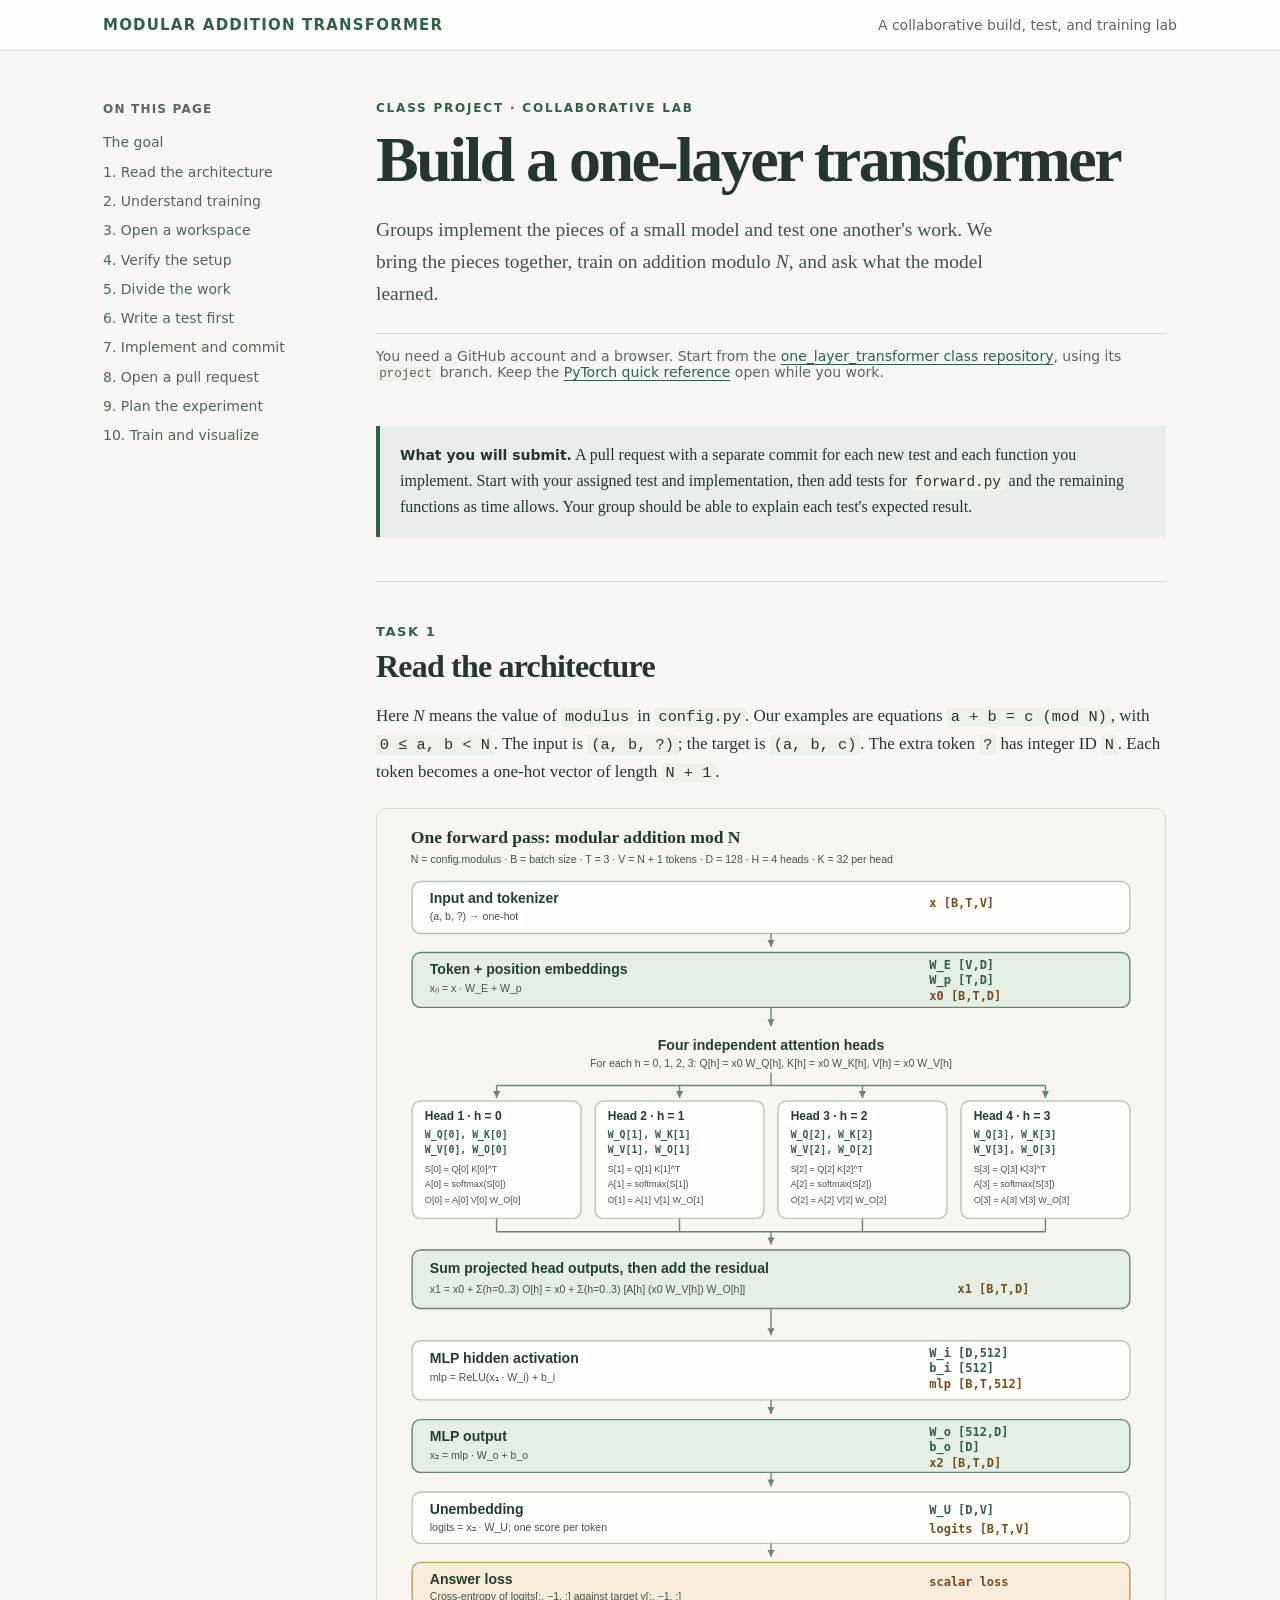
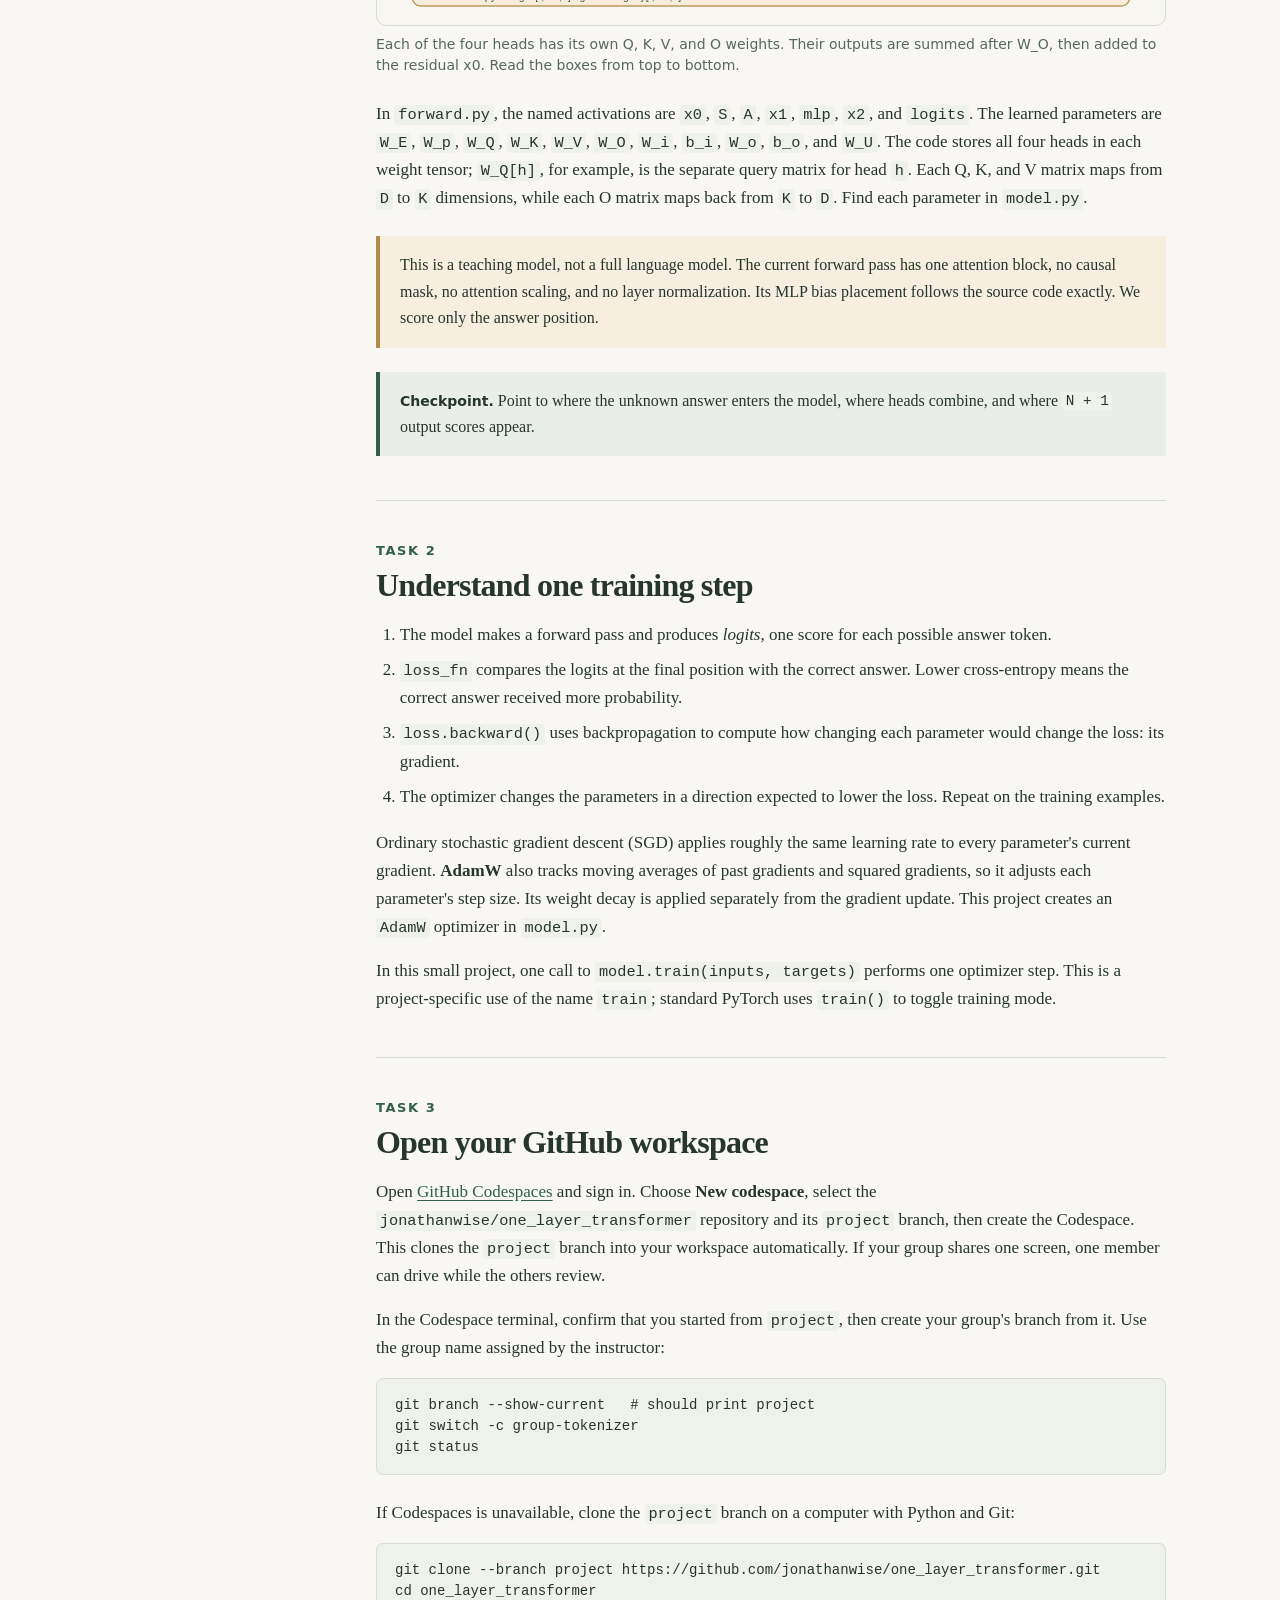
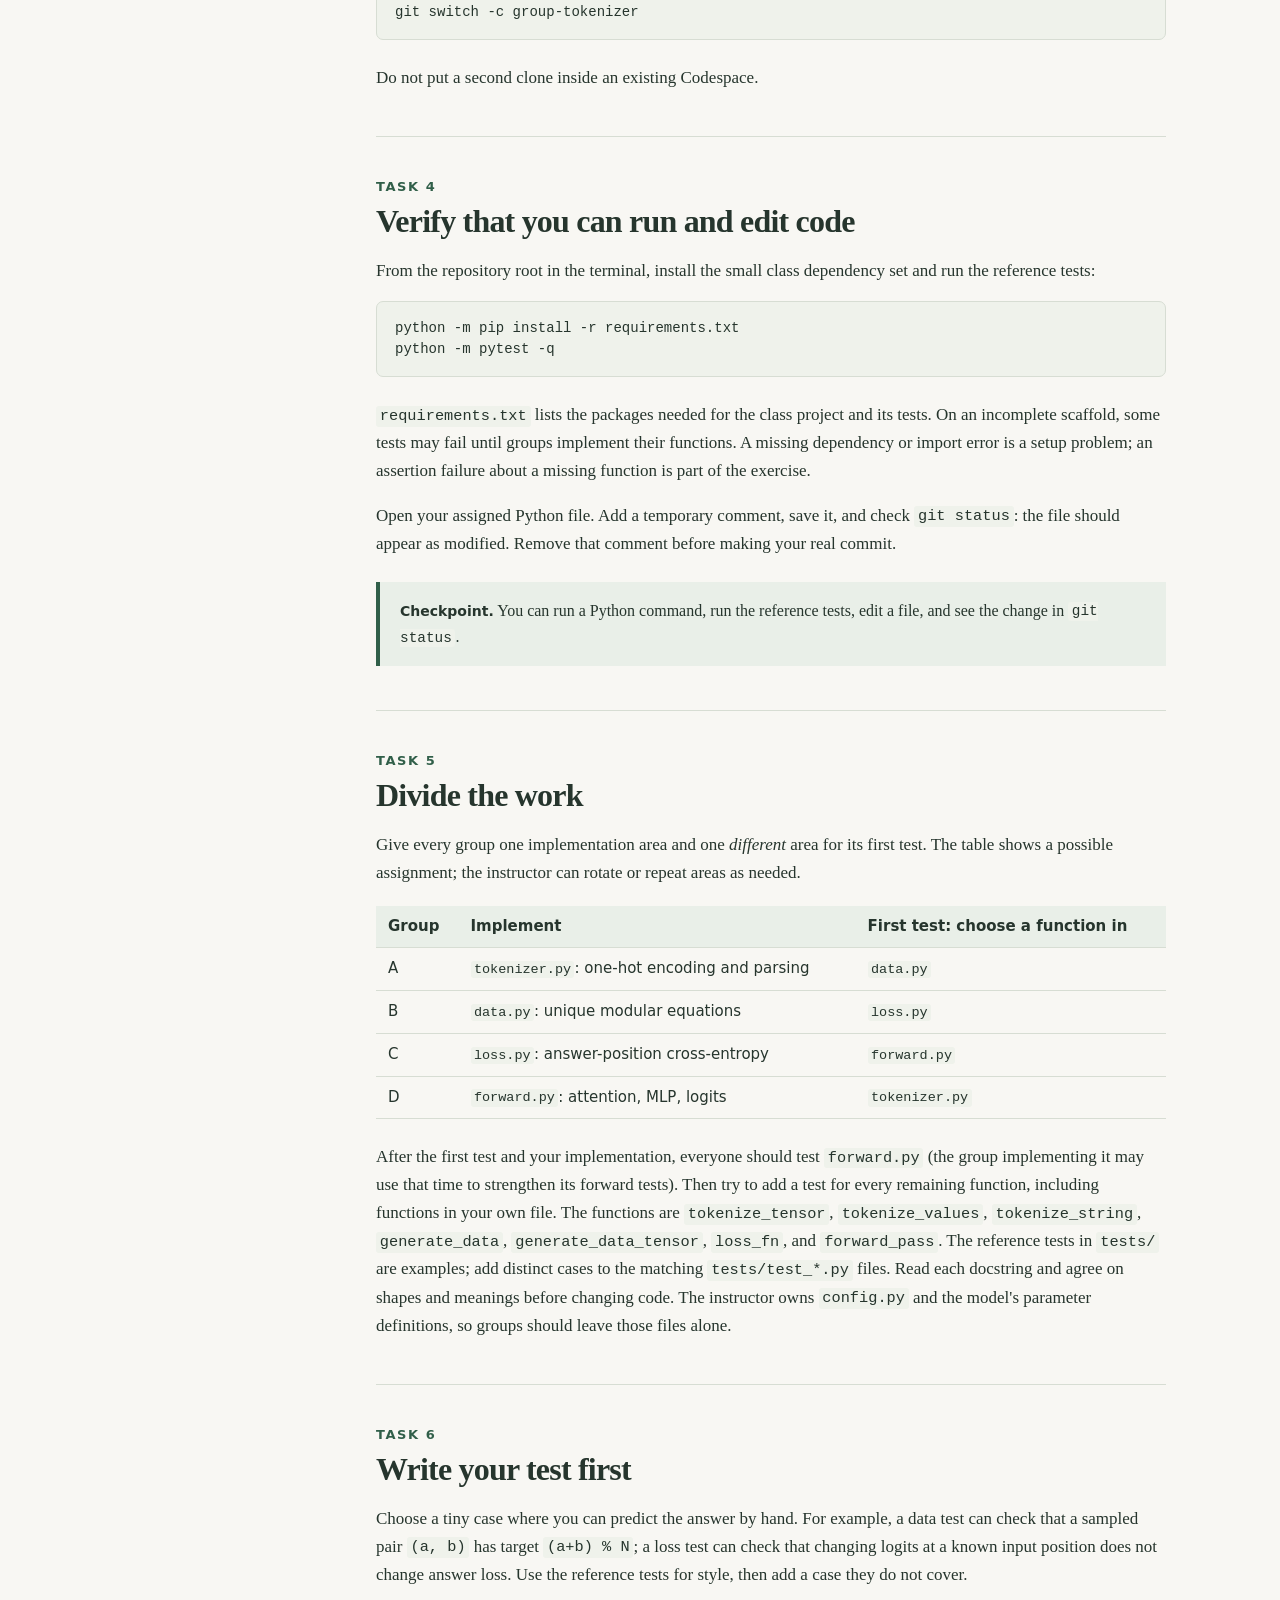
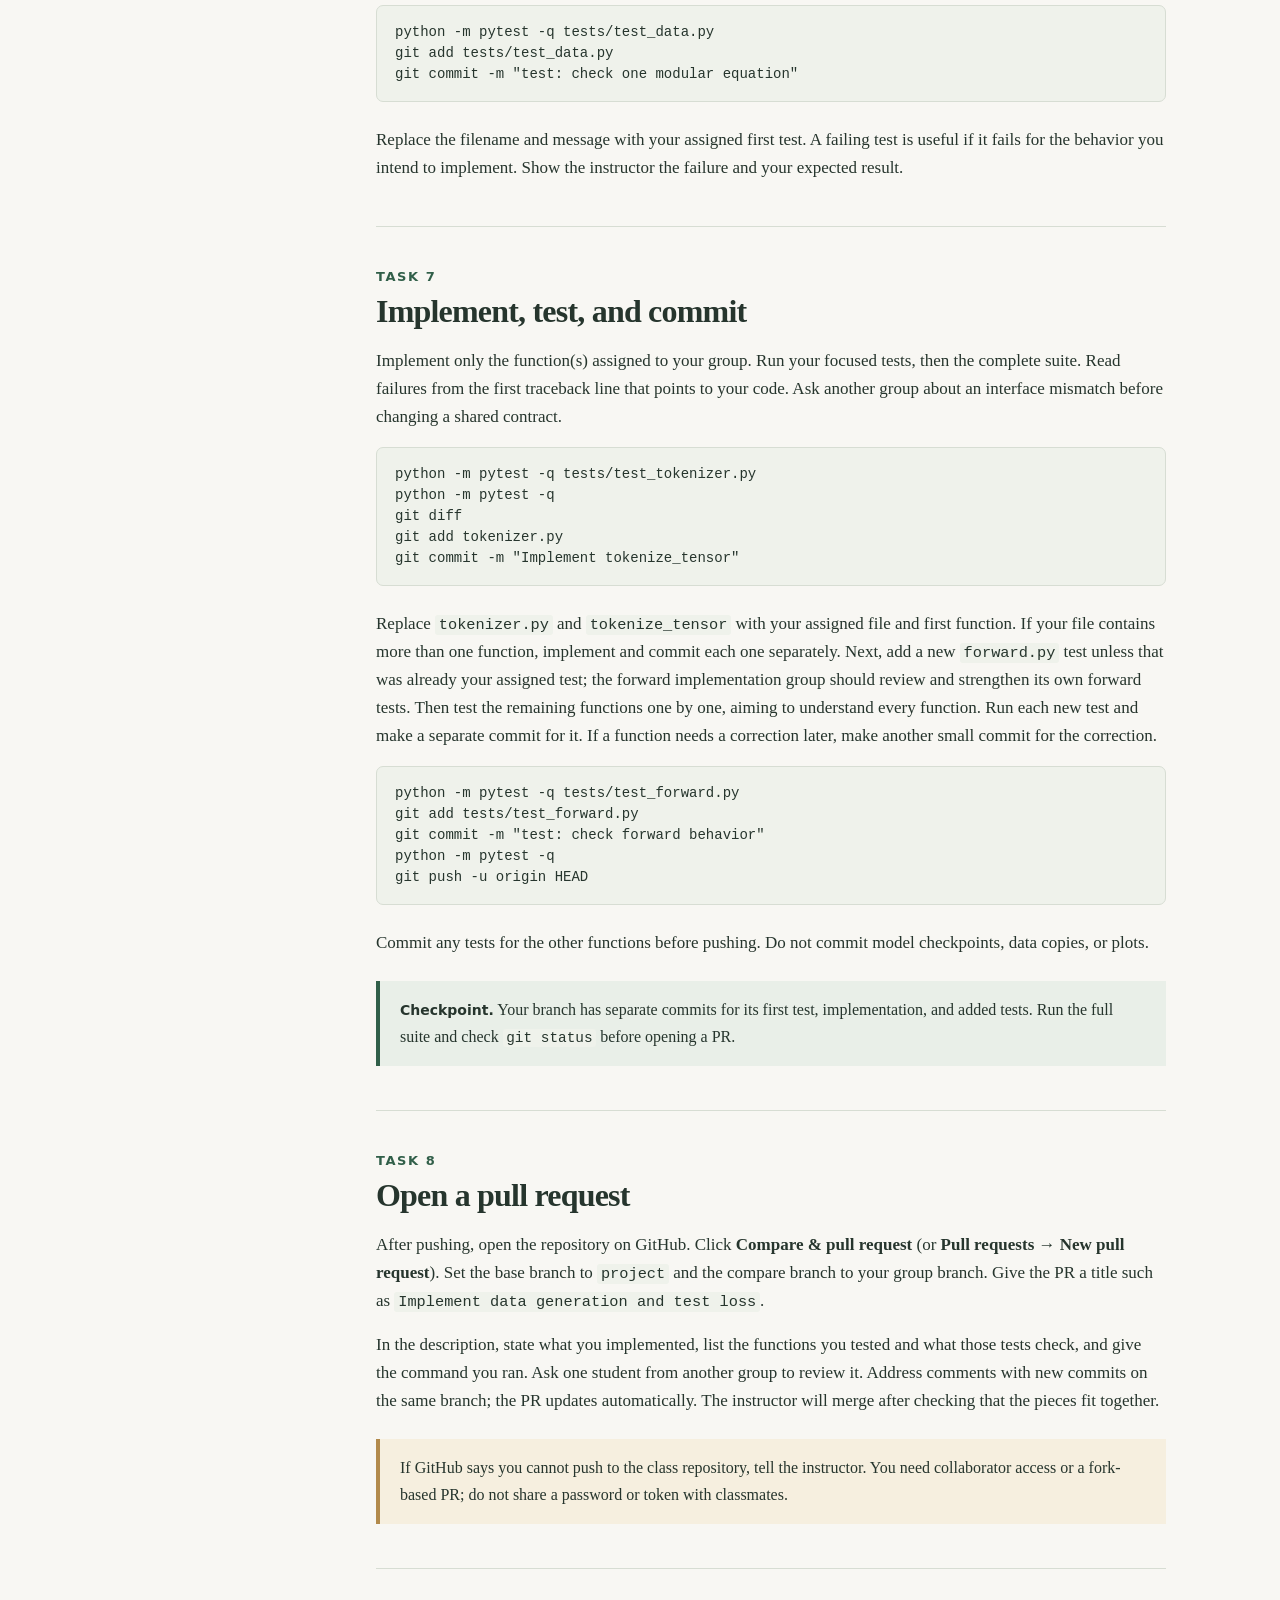
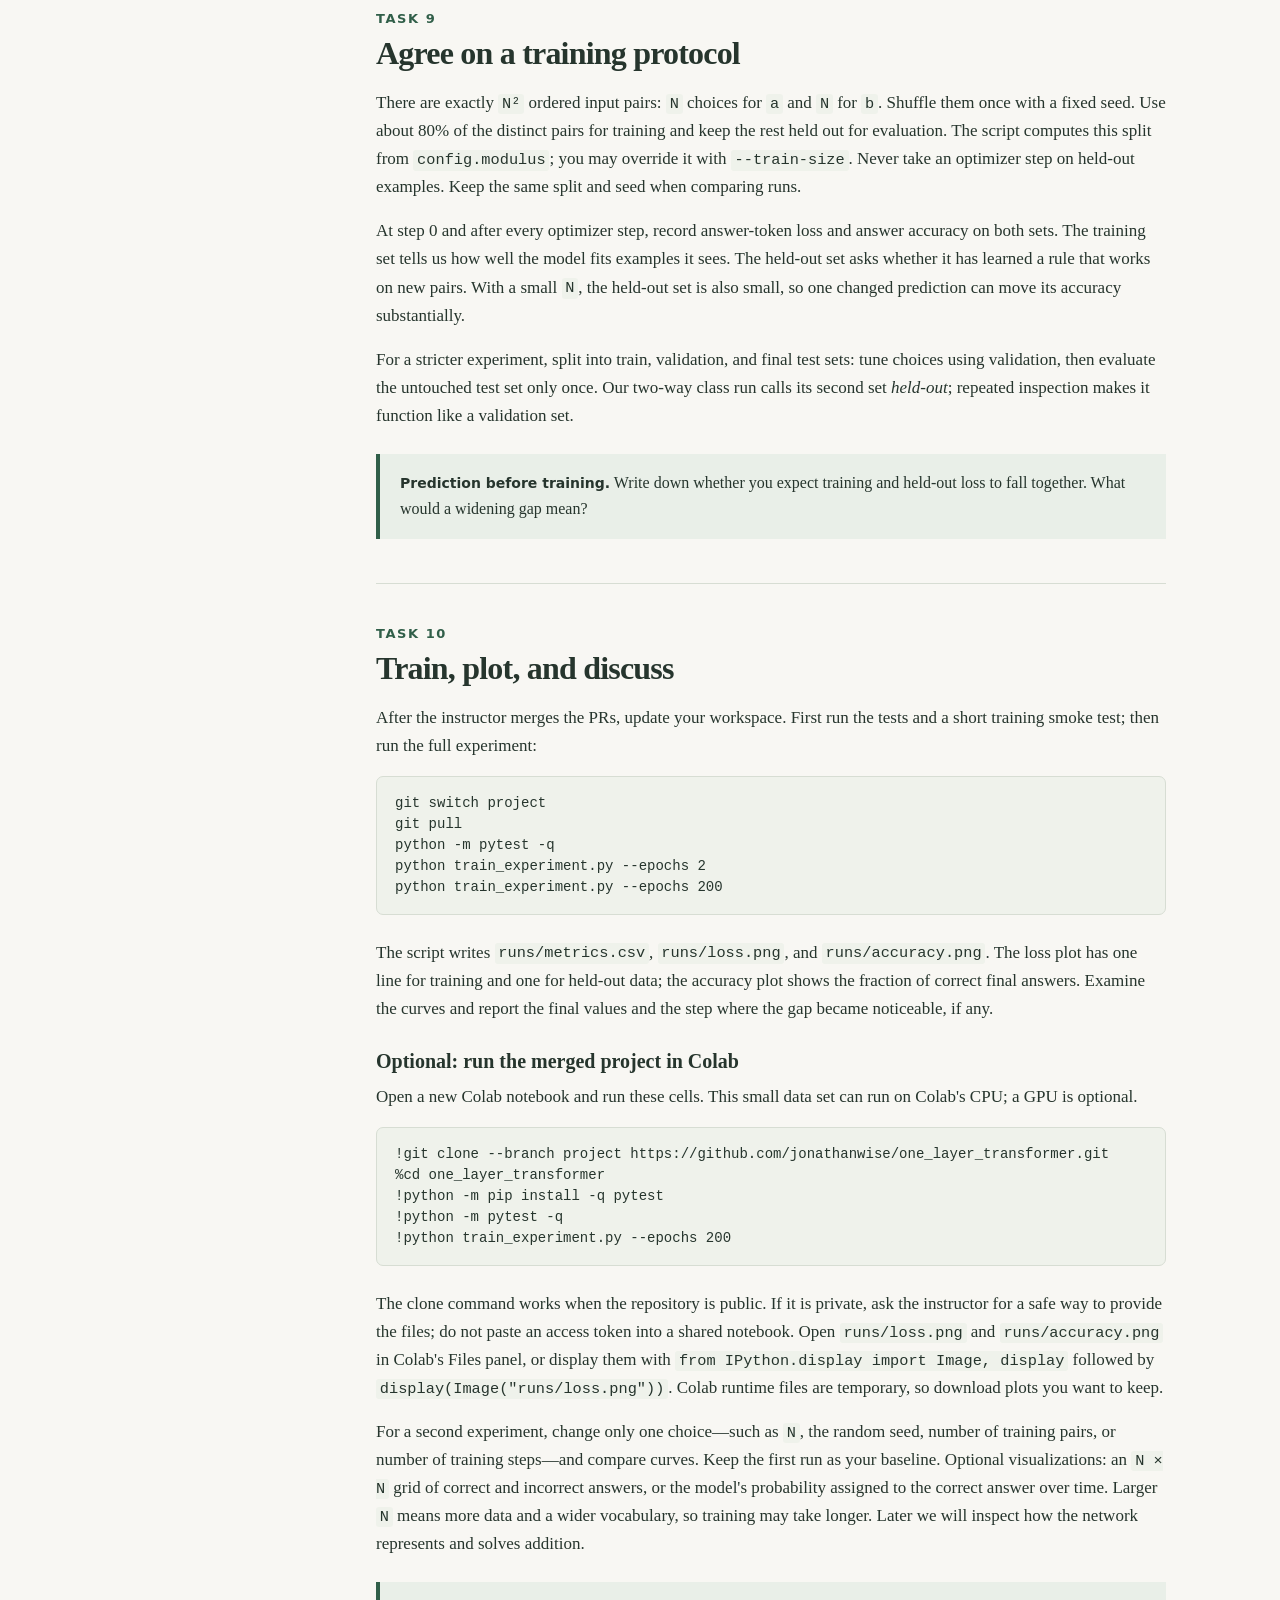
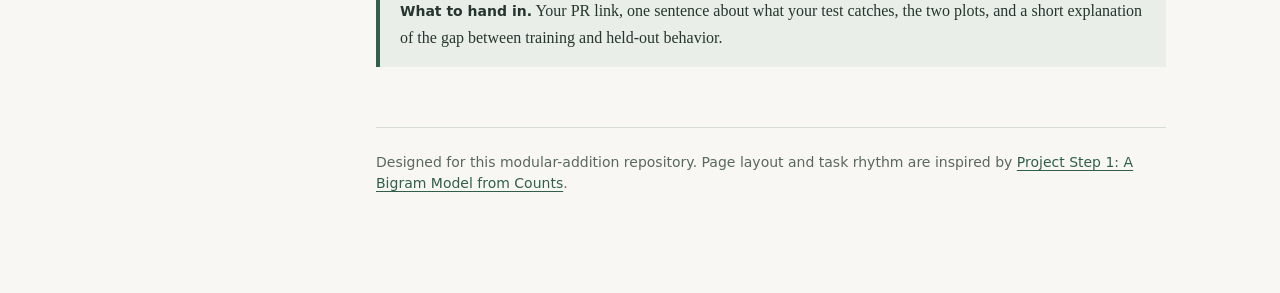
<file: site/index.html>
<!doctype html>
<html lang="en">
<head>
  <meta charset="utf-8">
  <meta name="viewport" content="width=device-width, initial-scale=1">
  <meta name="description" content="Class project: assemble and train a small transformer for modular addition.">
  <title>Build a one-layer transformer · Class project</title>
  <link rel="stylesheet" href="style.css">
</head>
<body>
  <header class="site-header"><div class="site-header-inner"><a class="brand" href="#top">Modular Addition Transformer</a><span class="header-note">A collaborative build, test, and training lab</span></div></header>
  <div class="layout" id="top">
    <nav class="toc" aria-label="On this page"><strong>On this page</strong><ol>
      <li><a href="#goal">The goal</a></li><li><a href="#architecture">1. Read the architecture</a></li>
      <li><a href="#training-idea">2. Understand training</a></li><li><a href="#workspace">3. Open a workspace</a></li>
      <li><a href="#verify">4. Verify the setup</a></li><li><a href="#groups">5. Divide the work</a></li>
      <li><a href="#tests-first">6. Write a test first</a></li><li><a href="#implement">7. Implement and commit</a></li>
      <li><a href="#pr">8. Open a pull request</a></li><li><a href="#protocol">9. Plan the experiment</a></li>
      <li><a href="#run">10. Train and visualize</a></li>
    </ol></nav>
    <main>
      <div class="hero" id="goal">
        <p class="eyebrow">Class project · Collaborative lab</p>
        <h1>Build a one-layer transformer</h1>
        <p class="lead">Groups implement the pieces of a small model and test one another's work. We bring the pieces together, train on addition modulo <em>N</em>, and ask what the model learned.</p>
        <p class="meta">You need a GitHub account and a browser. Start from the <a href="https://github.com/jonathanwise/one_layer_transformer">one_layer_transformer class repository</a>, using its <code>project</code> branch. Keep the <a href="torch-reference.html">PyTorch quick reference</a> open while you work.</p>
        <div class="checkpoint"><strong>What you will submit.</strong> A pull request with a separate commit for each new test and each function you implement. Start with your assigned test and implementation, then add tests for <code>forward.py</code> and the remaining functions as time allows. Your group should be able to explain each test's expected result.</div>
      </div>

      <section class="task" id="architecture"><p class="task-number">Task 1</p><h2>Read the architecture</h2>
        <p>Here <em>N</em> means the value of <code>modulus</code> in <code>config.py</code>. Our examples are equations <code>a + b = c (mod N)</code>, with <code>0 ≤ a, b &lt; N</code>. The input is <code>(a, b, ?)</code>; the target is <code>(a, b, c)</code>. The extra token <code>?</code> has integer ID <code>N</code>. Each token becomes a one-hot vector of length <code>N + 1</code>.</p>
        <figure class="figure"><img src="architecture.svg" alt="Architecture diagram: one-hot input x and embeddings x0 feed four independent attention heads. Each head h has separate W_Q[h], W_K[h], W_V[h], and W_O[h], and produces O_h. Sum the four O_h outputs and add x0 to make x1. The MLP produces x2, W_U produces logits, and the last-token loss compares logits with y."><figcaption>Each of the four heads has its own Q, K, V, and O weights. Their outputs are summed after W_O, then added to the residual x0. Read the boxes from top to bottom.</figcaption></figure>
        <p>In <code>forward.py</code>, the named activations are <code>x0</code>, <code>S</code>, <code>A</code>, <code>x1</code>, <code>mlp</code>, <code>x2</code>, and <code>logits</code>. The learned parameters are <code>W_E</code>, <code>W_p</code>, <code>W_Q</code>, <code>W_K</code>, <code>W_V</code>, <code>W_O</code>, <code>W_i</code>, <code>b_i</code>, <code>W_o</code>, <code>b_o</code>, and <code>W_U</code>. The code stores all four heads in each weight tensor; <code>W_Q[h]</code>, for example, is the separate query matrix for head <code>h</code>. Each Q, K, and V matrix maps from <code>D</code> to <code>K</code> dimensions, while each O matrix maps back from <code>K</code> to <code>D</code>. Find each parameter in <code>model.py</code>.</p>
        <div class="aside">This is a teaching model, not a full language model. The current forward pass has one attention block, no causal mask, no attention scaling, and no layer normalization. Its MLP bias placement follows the source code exactly. We score only the answer position.</div>
        <div class="checkpoint"><strong>Checkpoint.</strong> Point to where the unknown answer enters the model, where heads combine, and where <code>N + 1</code> output scores appear.</div>
      </section>

      <section class="task" id="training-idea"><p class="task-number">Task 2</p><h2>Understand one training step</h2>
        <ol><li>The model makes a forward pass and produces <em>logits</em>, one score for each possible answer token.</li><li><code>loss_fn</code> compares the logits at the final position with the correct answer. Lower cross-entropy means the correct answer received more probability.</li><li><code>loss.backward()</code> uses backpropagation to compute how changing each parameter would change the loss: its gradient.</li><li>The optimizer changes the parameters in a direction expected to lower the loss. Repeat on the training examples.</li></ol>
        <p>Ordinary stochastic gradient descent (SGD) applies roughly the same learning rate to every parameter's current gradient. <strong>AdamW</strong> also tracks moving averages of past gradients and squared gradients, so it adjusts each parameter's step size. Its weight decay is applied separately from the gradient update. This project creates an <code>AdamW</code> optimizer in <code>model.py</code>.</p>
        <p>In this small project, one call to <code>model.train(inputs, targets)</code> performs one optimizer step. This is a project-specific use of the name <code>train</code>; standard PyTorch uses <code>train()</code> to toggle training mode.</p>
      </section>

      <section class="task" id="workspace"><p class="task-number">Task 3</p><h2>Open your GitHub workspace</h2>
        <p>Open <a href="https://github.com/codespaces">GitHub Codespaces</a> and sign in. Choose <strong>New codespace</strong>, select the <code>jonathanwise/one_layer_transformer</code> repository and its <code>project</code> branch, then create the Codespace. This clones the <code>project</code> branch into your workspace automatically. If your group shares one screen, one member can drive while the others review.</p>
        <p>In the Codespace terminal, confirm that you started from <code>project</code>, then create your group's branch from it. Use the group name assigned by the instructor:</p>
        <pre><code>git branch --show-current   # should print project
git switch -c group-tokenizer
git status</code></pre>
        <p>If Codespaces is unavailable, clone the <code>project</code> branch on a computer with Python and Git:</p>
        <pre><code>git clone --branch project https://github.com/jonathanwise/one_layer_transformer.git
cd one_layer_transformer
git switch -c group-tokenizer</code></pre>
        <p>Do not put a second clone inside an existing Codespace.</p>
      </section>

      <section class="task" id="verify"><p class="task-number">Task 4</p><h2>Verify that you can run and edit code</h2>
        <p>From the repository root in the terminal, install the small class dependency set and run the reference tests:</p>
        <pre><code>python -m pip install -r requirements.txt
python -m pytest -q</code></pre>
        <p><code>requirements.txt</code> lists the packages needed for the class project and its tests. On an incomplete scaffold, some tests may fail until groups implement their functions. A missing dependency or import error is a setup problem; an assertion failure about a missing function is part of the exercise.</p>
        <p>Open your assigned Python file. Add a temporary comment, save it, and check <code>git status</code>: the file should appear as modified. Remove that comment before making your real commit.</p>
        <div class="checkpoint"><strong>Checkpoint.</strong> You can run a Python command, run the reference tests, edit a file, and see the change in <code>git status</code>.</div>
      </section>

      <section class="task" id="groups"><p class="task-number">Task 5</p><h2>Divide the work</h2>
        <p>Give every group one implementation area and one <em>different</em> area for its first test. The table shows a possible assignment; the instructor can rotate or repeat areas as needed.</p>
        <table><thead><tr><th>Group</th><th>Implement</th><th>First test: choose a function in</th></tr></thead><tbody>
          <tr><td>A</td><td><code>tokenizer.py</code>: one-hot encoding and parsing</td><td><code>data.py</code></td></tr>
          <tr><td>B</td><td><code>data.py</code>: unique modular equations</td><td><code>loss.py</code></td></tr>
          <tr><td>C</td><td><code>loss.py</code>: answer-position cross-entropy</td><td><code>forward.py</code></td></tr>
          <tr><td>D</td><td><code>forward.py</code>: attention, MLP, logits</td><td><code>tokenizer.py</code></td></tr>
        </tbody></table>
        <p>After the first test and your implementation, everyone should test <code>forward.py</code> (the group implementing it may use that time to strengthen its forward tests). Then try to add a test for every remaining function, including functions in your own file. The functions are <code>tokenize_tensor</code>, <code>tokenize_values</code>, <code>tokenize_string</code>, <code>generate_data</code>, <code>generate_data_tensor</code>, <code>loss_fn</code>, and <code>forward_pass</code>. The reference tests in <code>tests/</code> are examples; add distinct cases to the matching <code>tests/test_*.py</code> files. Read each docstring and agree on shapes and meanings before changing code. The instructor owns <code>config.py</code> and the model's parameter definitions, so groups should leave those files alone.</p>
      </section>

      <section class="task" id="tests-first"><p class="task-number">Task 6</p><h2>Write your test first</h2>
        <p>Choose a tiny case where you can predict the answer by hand. For example, a data test can check that a sampled pair <code>(a, b)</code> has target <code>(a+b) % N</code>; a loss test can check that changing logits at a known input position does not change answer loss. Use the reference tests for style, then add a case they do not cover.</p>
        <pre><code>python -m pytest -q tests/test_data.py
git add tests/test_data.py
git commit -m "test: check one modular equation"</code></pre>
        <p>Replace the filename and message with your assigned first test. A failing test is useful if it fails for the behavior you intend to implement. Show the instructor the failure and your expected result.</p>
      </section>

      <section class="task" id="implement"><p class="task-number">Task 7</p><h2>Implement, test, and commit</h2>
        <p>Implement only the function(s) assigned to your group. Run your focused tests, then the complete suite. Read failures from the first traceback line that points to your code. Ask another group about an interface mismatch before changing a shared contract.</p>
        <pre><code>python -m pytest -q tests/test_tokenizer.py
python -m pytest -q
git diff
git add tokenizer.py
git commit -m "Implement tokenize_tensor"</code></pre>
        <p>Replace <code>tokenizer.py</code> and <code>tokenize_tensor</code> with your assigned file and first function. If your file contains more than one function, implement and commit each one separately. Next, add a new <code>forward.py</code> test unless that was already your assigned test; the forward implementation group should review and strengthen its own forward tests. Then test the remaining functions one by one, aiming to understand every function. Run each new test and make a separate commit for it. If a function needs a correction later, make another small commit for the correction.</p>
        <pre><code>python -m pytest -q tests/test_forward.py
git add tests/test_forward.py
git commit -m "test: check forward behavior"
python -m pytest -q
git push -u origin HEAD</code></pre>
        <p>Commit any tests for the other functions before pushing. Do not commit model checkpoints, data copies, or plots.</p>
        <div class="checkpoint"><strong>Checkpoint.</strong> Your branch has separate commits for its first test, implementation, and added tests. Run the full suite and check <code>git status</code> before opening a PR.</div>
      </section>

      <section class="task" id="pr"><p class="task-number">Task 8</p><h2>Open a pull request</h2>
        <p>After pushing, open the repository on GitHub. Click <strong>Compare &amp; pull request</strong> (or <strong>Pull requests → New pull request</strong>). Set the base branch to <code>project</code> and the compare branch to your group branch. Give the PR a title such as <code>Implement data generation and test loss</code>.</p>
        <p>In the description, state what you implemented, list the functions you tested and what those tests check, and give the command you ran. Ask one student from another group to review it. Address comments with new commits on the same branch; the PR updates automatically. The instructor will merge after checking that the pieces fit together.</p>
        <div class="aside">If GitHub says you cannot push to the class repository, tell the instructor. You need collaborator access or a fork-based PR; do not share a password or token with classmates.</div>
      </section>

      <section class="task" id="protocol"><p class="task-number">Task 9</p><h2>Agree on a training protocol</h2>
        <p>There are exactly <code>N²</code> ordered input pairs: <code>N</code> choices for <code>a</code> and <code>N</code> for <code>b</code>. Shuffle them once with a fixed seed. Use about 80% of the distinct pairs for training and keep the rest held out for evaluation. The script computes this split from <code>config.modulus</code>; you may override it with <code>--train-size</code>. Never take an optimizer step on held-out examples. Keep the same split and seed when comparing runs.</p>
        <p>At step 0 and after every optimizer step, record answer-token loss and answer accuracy on both sets. The training set tells us how well the model fits examples it sees. The held-out set asks whether it has learned a rule that works on new pairs. With a small <code>N</code>, the held-out set is also small, so one changed prediction can move its accuracy substantially.</p>
        <p>For a stricter experiment, split into train, validation, and final test sets: tune choices using validation, then evaluate the untouched test set only once. Our two-way class run calls its second set <em>held-out</em>; repeated inspection makes it function like a validation set.</p>
        <div class="checkpoint"><strong>Prediction before training.</strong> Write down whether you expect training and held-out loss to fall together. What would a widening gap mean?</div>
      </section>

      <section class="task" id="run"><p class="task-number">Task 10</p><h2>Train, plot, and discuss</h2>
        <p>After the instructor merges the PRs, update your workspace. First run the tests and a short training smoke test; then run the full experiment:</p>
        <pre><code>git switch project
git pull
python -m pytest -q
python train_experiment.py --epochs 2
python train_experiment.py --epochs 200</code></pre>
        <p>The script writes <code>runs/metrics.csv</code>, <code>runs/loss.png</code>, and <code>runs/accuracy.png</code>. The loss plot has one line for training and one for held-out data; the accuracy plot shows the fraction of correct final answers. Examine the curves and report the final values and the step where the gap became noticeable, if any.</p>
        <h3>Optional: run the merged project in Colab</h3>
        <p>Open a new Colab notebook and run these cells. This small data set can run on Colab's CPU; a GPU is optional.</p>
        <pre><code>!git clone --branch project https://github.com/jonathanwise/one_layer_transformer.git
%cd one_layer_transformer
!python -m pip install -q pytest
!python -m pytest -q
!python train_experiment.py --epochs 200</code></pre>
        <p>The clone command works when the repository is public. If it is private, ask the instructor for a safe way to provide the files; do not paste an access token into a shared notebook. Open <code>runs/loss.png</code> and <code>runs/accuracy.png</code> in Colab's Files panel, or display them with <code>from IPython.display import Image, display</code> followed by <code>display(Image("runs/loss.png"))</code>. Colab runtime files are temporary, so download plots you want to keep.</p>
        <p>For a second experiment, change only one choice—such as <code>N</code>, the random seed, number of training pairs, or number of training steps—and compare curves. Keep the first run as your baseline. Optional visualizations: an <code>N × N</code> grid of correct and incorrect answers, or the model's probability assigned to the correct answer over time. Larger <code>N</code> means more data and a wider vocabulary, so training may take longer. Later we will inspect how the network represents and solves addition.</p>
        <div class="checkpoint"><strong>What to hand in.</strong> Your PR link, one sentence about what your test catches, the two plots, and a short explanation of the gap between training and held-out behavior.</div>
      </section>

      <footer class="footer">Designed for this modular-addition repository. Page layout and task rhythm are inspired by <a href="https://katestange.net/ai/course/llm-course/project/step-1/">Project Step 1: A Bigram Model from Counts</a>.</footer>
    </main>
  </div>
</body>
</html>
</file>
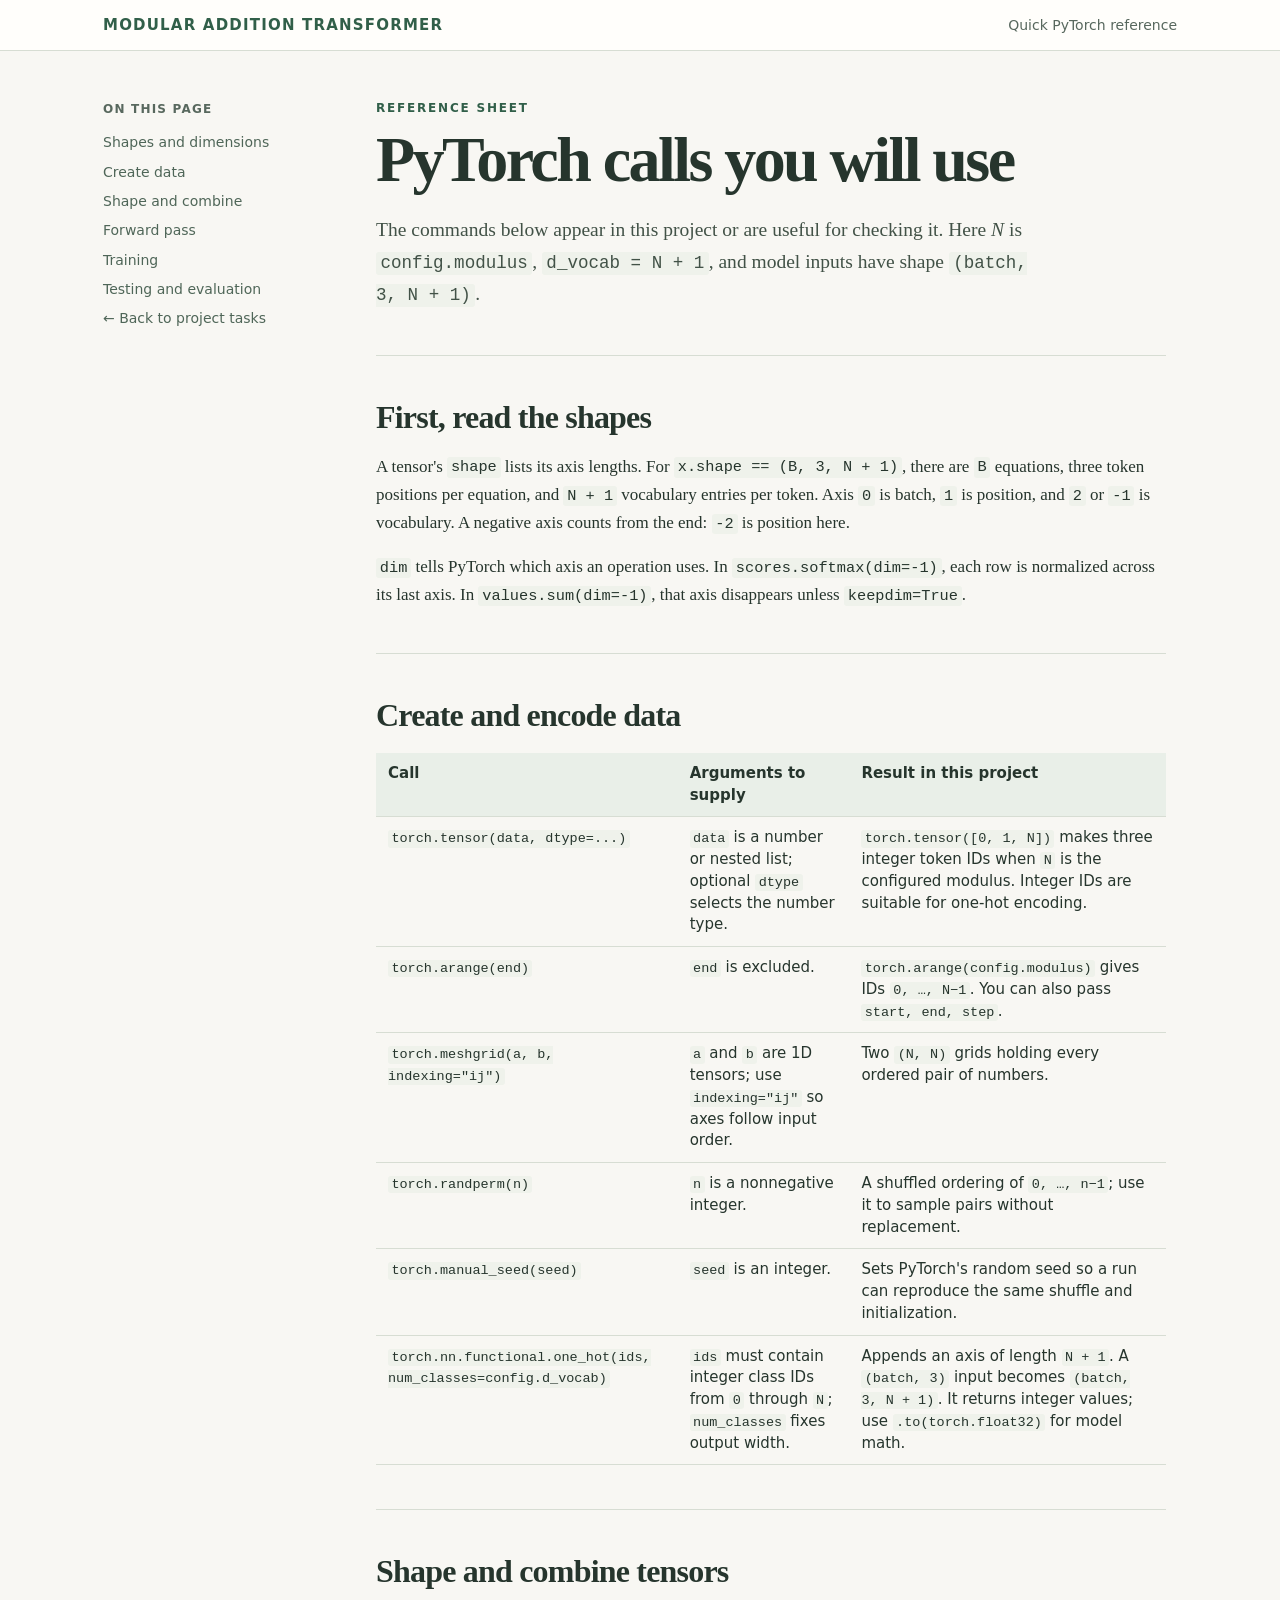
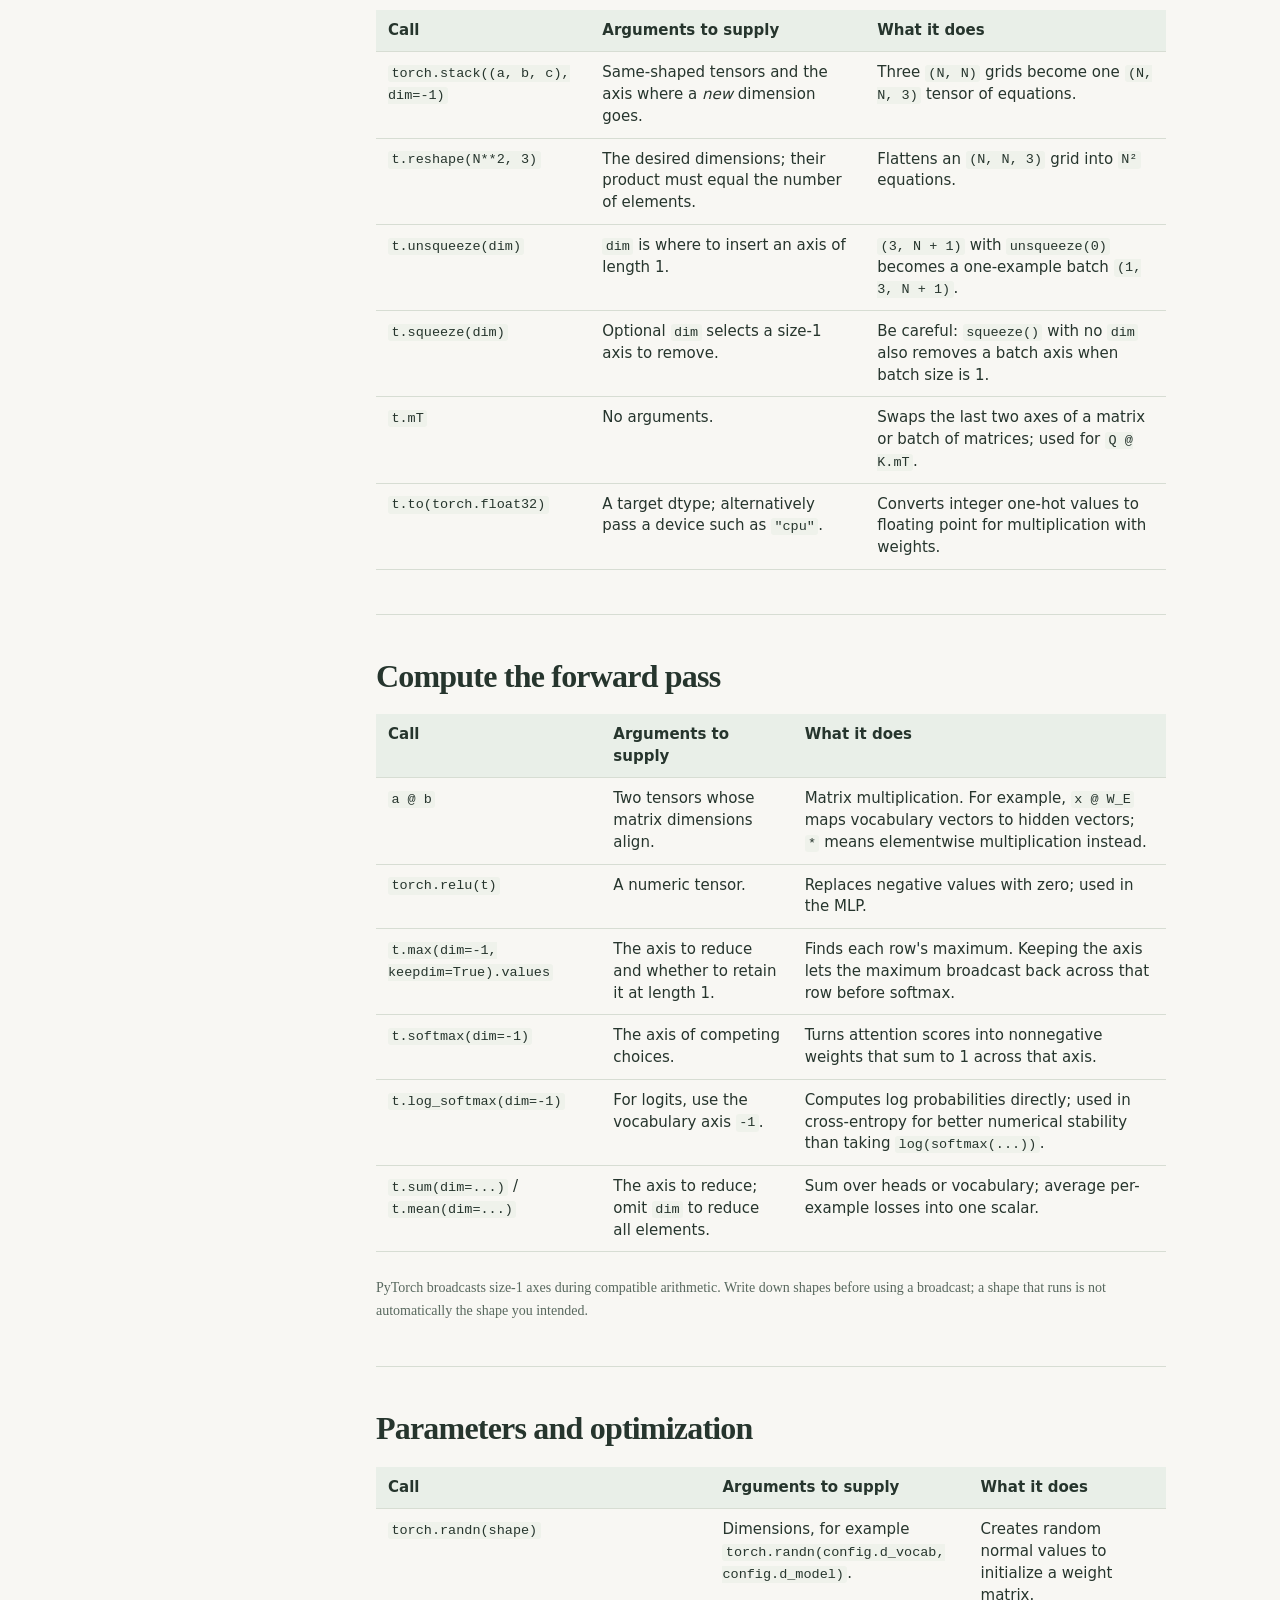
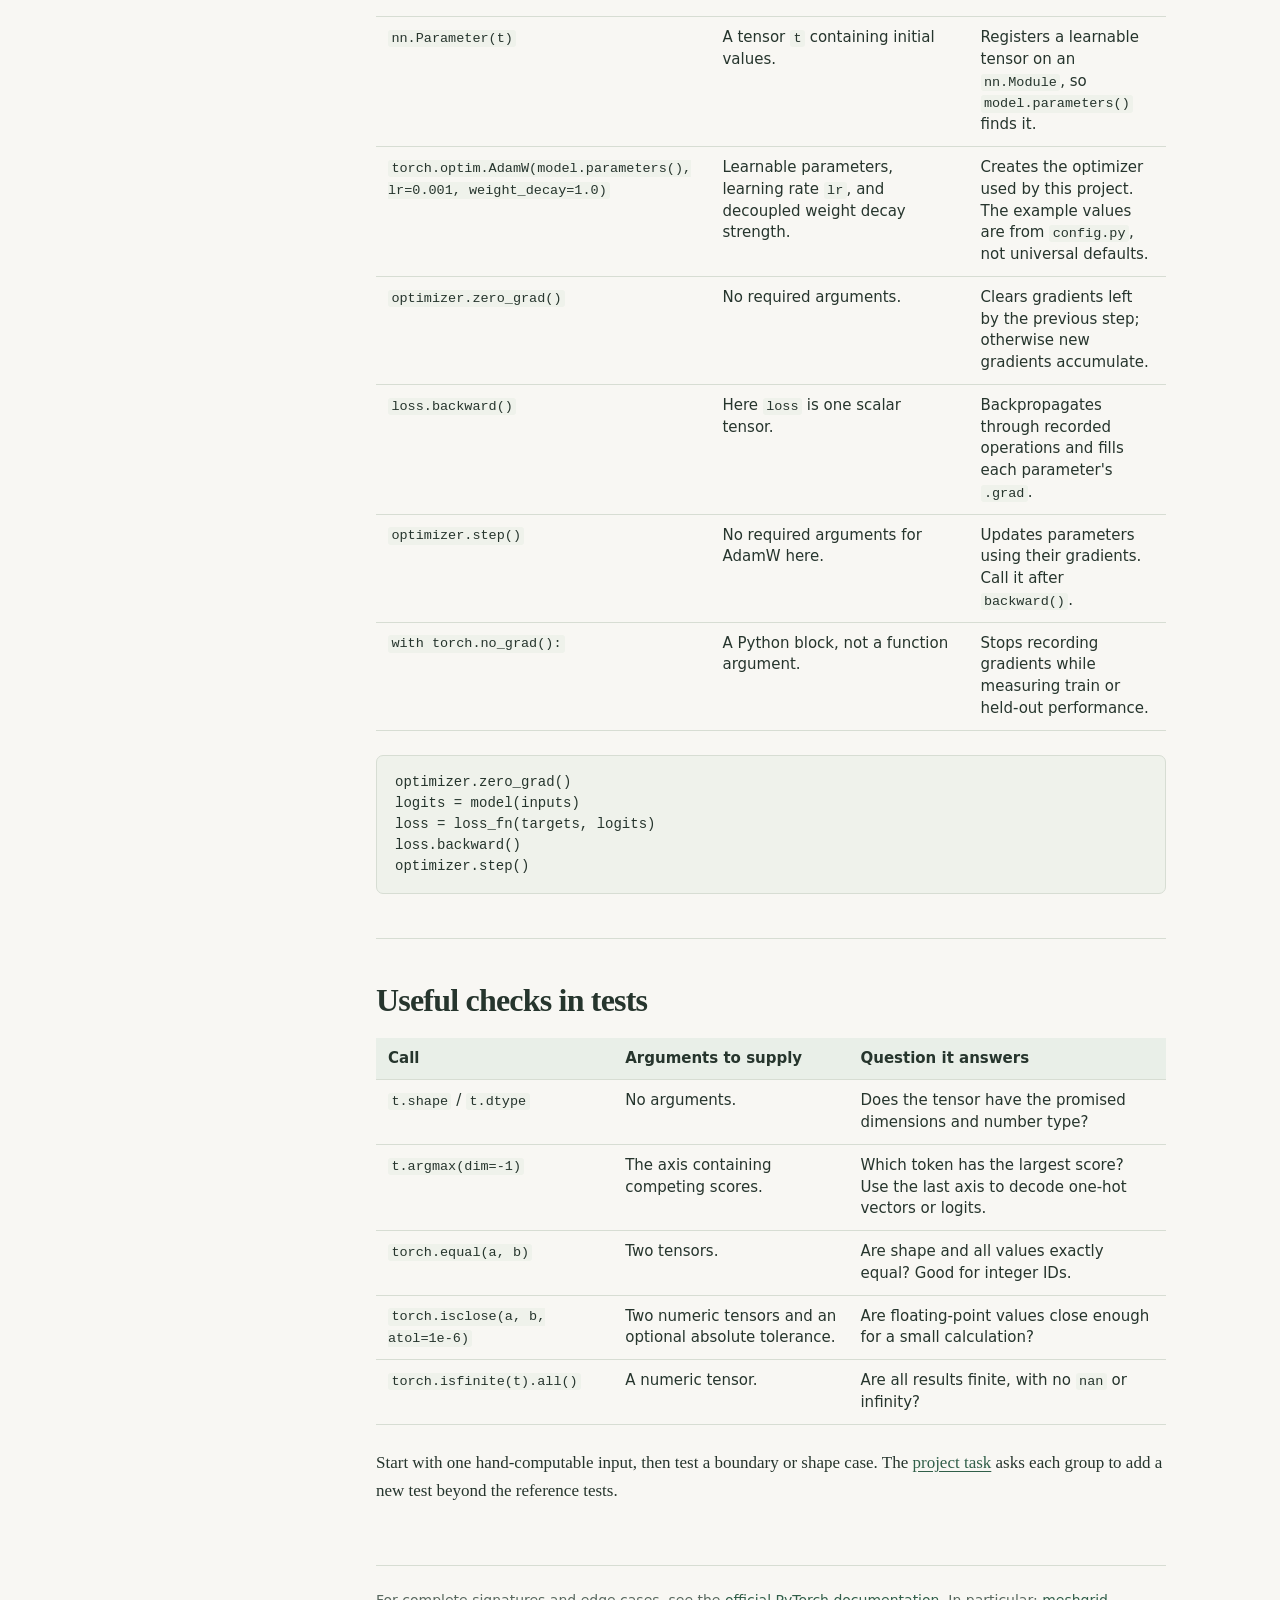
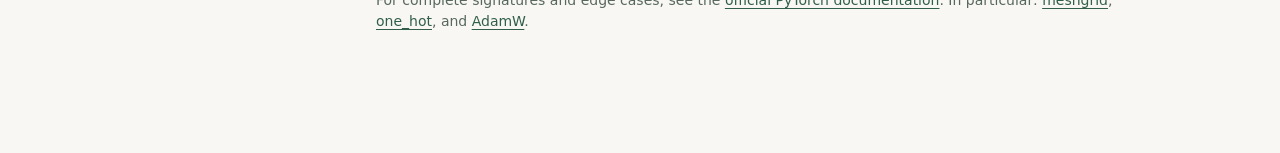
<file: site/torch-reference.html>
<!doctype html>
<html lang="en">
<head><meta charset="utf-8"><meta name="viewport" content="width=device-width, initial-scale=1"><title>PyTorch reference · Modular Addition Transformer</title><link rel="stylesheet" href="style.css"></head>
<body>
  <header class="site-header"><div class="site-header-inner"><a class="brand" href="index.html">Modular Addition Transformer</a><span class="header-note">Quick PyTorch reference</span></div></header>
  <div class="layout">
    <nav class="toc" aria-label="On this page"><strong>On this page</strong><ol>
      <li><a href="#shapes">Shapes and dimensions</a></li><li><a href="#create">Create data</a></li><li><a href="#reshape">Shape and combine</a></li><li><a href="#forward">Forward pass</a></li><li><a href="#training">Training</a></li><li><a href="#testing">Testing and evaluation</a></li>
    </ol><p class="tiny"><a href="index.html">← Back to project tasks</a></p></nav>
    <main>
      <div class="hero"><p class="eyebrow">Reference sheet</p><h1>PyTorch calls you will use</h1><p class="lead">The commands below appear in this project or are useful for checking it. Here <em>N</em> is <code>config.modulus</code>, <code>d_vocab = N + 1</code>, and model inputs have shape <code>(batch, 3, N + 1)</code>.</p></div>
      <section class="task" id="shapes"><h2>First, read the shapes</h2><p>A tensor's <code>shape</code> lists its axis lengths. For <code>x.shape == (B, 3, N + 1)</code>, there are <code>B</code> equations, three token positions per equation, and <code>N + 1</code> vocabulary entries per token. Axis <code>0</code> is batch, <code>1</code> is position, and <code>2</code> or <code>-1</code> is vocabulary. A negative axis counts from the end: <code>-2</code> is position here.</p><p><code>dim</code> tells PyTorch which axis an operation uses. In <code>scores.softmax(dim=-1)</code>, each row is normalized across its last axis. In <code>values.sum(dim=-1)</code>, that axis disappears unless <code>keepdim=True</code>.</p></section>
      <section class="task" id="create"><h2>Create and encode data</h2>
        <table><thead><tr><th>Call</th><th>Arguments to supply</th><th>Result in this project</th></tr></thead><tbody>
          <tr><td><code>torch.tensor(data, dtype=...)</code></td><td><code>data</code> is a number or nested list; optional <code>dtype</code> selects the number type.</td><td><code>torch.tensor([0, 1, N])</code> makes three integer token IDs when <code>N</code> is the configured modulus. Integer IDs are suitable for one-hot encoding.</td></tr>
          <tr><td><code>torch.arange(end)</code></td><td><code>end</code> is excluded.</td><td><code>torch.arange(config.modulus)</code> gives IDs <code>0, …, N−1</code>. You can also pass <code>start, end, step</code>.</td></tr>
          <tr><td><code>torch.meshgrid(a, b, indexing="ij")</code></td><td><code>a</code> and <code>b</code> are 1D tensors; use <code>indexing="ij"</code> so axes follow input order.</td><td>Two <code>(N, N)</code> grids holding every ordered pair of numbers.</td></tr>
          <tr><td><code>torch.randperm(n)</code></td><td><code>n</code> is a nonnegative integer.</td><td>A shuffled ordering of <code>0, …, n−1</code>; use it to sample pairs without replacement.</td></tr>
          <tr><td><code>torch.manual_seed(seed)</code></td><td><code>seed</code> is an integer.</td><td>Sets PyTorch's random seed so a run can reproduce the same shuffle and initialization.</td></tr>
          <tr><td><code>torch.nn.functional.one_hot(ids, num_classes=config.d_vocab)</code></td><td><code>ids</code> must contain integer class IDs from <code>0</code> through <code>N</code>; <code>num_classes</code> fixes output width.</td><td>Appends an axis of length <code>N + 1</code>. A <code>(batch, 3)</code> input becomes <code>(batch, 3, N + 1)</code>. It returns integer values; use <code>.to(torch.float32)</code> for model math.</td></tr>
        </tbody></table>
      </section>
      <section class="task" id="reshape"><h2>Shape and combine tensors</h2>
        <table><thead><tr><th>Call</th><th>Arguments to supply</th><th>What it does</th></tr></thead><tbody>
          <tr><td><code>torch.stack((a, b, c), dim=-1)</code></td><td>Same-shaped tensors and the axis where a <em>new</em> dimension goes.</td><td>Three <code>(N, N)</code> grids become one <code>(N, N, 3)</code> tensor of equations.</td></tr>
          <tr><td><code>t.reshape(N**2, 3)</code></td><td>The desired dimensions; their product must equal the number of elements.</td><td>Flattens an <code>(N, N, 3)</code> grid into <code>N²</code> equations.</td></tr>
          <tr><td><code>t.unsqueeze(dim)</code></td><td><code>dim</code> is where to insert an axis of length 1.</td><td><code>(3, N + 1)</code> with <code>unsqueeze(0)</code> becomes a one-example batch <code>(1, 3, N + 1)</code>.</td></tr>
          <tr><td><code>t.squeeze(dim)</code></td><td>Optional <code>dim</code> selects a size-1 axis to remove.</td><td>Be careful: <code>squeeze()</code> with no <code>dim</code> also removes a batch axis when batch size is 1.</td></tr>
          <tr><td><code>t.mT</code></td><td>No arguments.</td><td>Swaps the last two axes of a matrix or batch of matrices; used for <code>Q @ K.mT</code>.</td></tr>
          <tr><td><code>t.to(torch.float32)</code></td><td>A target dtype; alternatively pass a device such as <code>"cpu"</code>.</td><td>Converts integer one-hot values to floating point for multiplication with weights.</td></tr>
        </tbody></table>
      </section>
      <section class="task" id="forward"><h2>Compute the forward pass</h2>
        <table><thead><tr><th>Call</th><th>Arguments to supply</th><th>What it does</th></tr></thead><tbody>
          <tr><td><code>a @ b</code></td><td>Two tensors whose matrix dimensions align.</td><td>Matrix multiplication. For example, <code>x @ W_E</code> maps vocabulary vectors to hidden vectors; <code>*</code> means elementwise multiplication instead.</td></tr>
          <tr><td><code>torch.relu(t)</code></td><td>A numeric tensor.</td><td>Replaces negative values with zero; used in the MLP.</td></tr>
          <tr><td><code>t.max(dim=-1, keepdim=True).values</code></td><td>The axis to reduce and whether to retain it at length 1.</td><td>Finds each row's maximum. Keeping the axis lets the maximum broadcast back across that row before softmax.</td></tr>
          <tr><td><code>t.softmax(dim=-1)</code></td><td>The axis of competing choices.</td><td>Turns attention scores into nonnegative weights that sum to 1 across that axis.</td></tr>
          <tr><td><code>t.log_softmax(dim=-1)</code></td><td>For logits, use the vocabulary axis <code>-1</code>.</td><td>Computes log probabilities directly; used in cross-entropy for better numerical stability than taking <code>log(softmax(...))</code>.</td></tr>
          <tr><td><code>t.sum(dim=...)</code> / <code>t.mean(dim=...)</code></td><td>The axis to reduce; omit <code>dim</code> to reduce all elements.</td><td>Sum over heads or vocabulary; average per-example losses into one scalar.</td></tr>
        </tbody></table>
        <p class="tiny">PyTorch broadcasts size-1 axes during compatible arithmetic. Write down shapes before using a broadcast; a shape that runs is not automatically the shape you intended.</p>
      </section>
      <section class="task" id="training"><h2>Parameters and optimization</h2>
        <table><thead><tr><th>Call</th><th>Arguments to supply</th><th>What it does</th></tr></thead><tbody>
          <tr><td><code>torch.randn(shape)</code></td><td>Dimensions, for example <code>torch.randn(config.d_vocab, config.d_model)</code>.</td><td>Creates random normal values to initialize a weight matrix.</td></tr>
          <tr><td><code>nn.Parameter(t)</code></td><td>A tensor <code>t</code> containing initial values.</td><td>Registers a learnable tensor on an <code>nn.Module</code>, so <code>model.parameters()</code> finds it.</td></tr>
          <tr><td><code>torch.optim.AdamW(model.parameters(), lr=0.001, weight_decay=1.0)</code></td><td>Learnable parameters, learning rate <code>lr</code>, and decoupled weight decay strength.</td><td>Creates the optimizer used by this project. The example values are from <code>config.py</code>, not universal defaults.</td></tr>
          <tr><td><code>optimizer.zero_grad()</code></td><td>No required arguments.</td><td>Clears gradients left by the previous step; otherwise new gradients accumulate.</td></tr>
          <tr><td><code>loss.backward()</code></td><td>Here <code>loss</code> is one scalar tensor.</td><td>Backpropagates through recorded operations and fills each parameter's <code>.grad</code>.</td></tr>
          <tr><td><code>optimizer.step()</code></td><td>No required arguments for AdamW here.</td><td>Updates parameters using their gradients. Call it after <code>backward()</code>.</td></tr>
          <tr><td><code>with torch.no_grad():</code></td><td>A Python block, not a function argument.</td><td>Stops recording gradients while measuring train or held-out performance.</td></tr>
        </tbody></table>
        <pre><code>optimizer.zero_grad()
logits = model(inputs)
loss = loss_fn(targets, logits)
loss.backward()
optimizer.step()</code></pre>
      </section>
      <section class="task" id="testing"><h2>Useful checks in tests</h2>
        <table><thead><tr><th>Call</th><th>Arguments to supply</th><th>Question it answers</th></tr></thead><tbody>
          <tr><td><code>t.shape</code> / <code>t.dtype</code></td><td>No arguments.</td><td>Does the tensor have the promised dimensions and number type?</td></tr>
          <tr><td><code>t.argmax(dim=-1)</code></td><td>The axis containing competing scores.</td><td>Which token has the largest score? Use the last axis to decode one-hot vectors or logits.</td></tr>
          <tr><td><code>torch.equal(a, b)</code></td><td>Two tensors.</td><td>Are shape and all values exactly equal? Good for integer IDs.</td></tr>
          <tr><td><code>torch.isclose(a, b, atol=1e-6)</code></td><td>Two numeric tensors and an optional absolute tolerance.</td><td>Are floating-point values close enough for a small calculation?</td></tr>
          <tr><td><code>torch.isfinite(t).all()</code></td><td>A numeric tensor.</td><td>Are all results finite, with no <code>nan</code> or infinity?</td></tr>
        </tbody></table>
        <p>Start with one hand-computable input, then test a boundary or shape case. The <a href="index.html#tests-first">project task</a> asks each group to add a new test beyond the reference tests.</p>
      </section>
      <footer class="footer">For complete signatures and edge cases, see the <a href="https://docs.pytorch.org/docs/stable/index.html">official PyTorch documentation</a>. In particular: <a href="https://docs.pytorch.org/docs/stable/generated/torch.meshgrid.html">meshgrid</a>, <a href="https://docs.pytorch.org/docs/stable/generated/torch.nn.functional.one_hot.html">one_hot</a>, and <a href="https://docs.pytorch.org/docs/stable/generated/torch.optim.AdamW.html">AdamW</a>.</footer>
    </main>
  </div>
</body>
</html>
</file>
<file: site/style.css>
:root{--paper:#f8f7f3;--ink:#26352d;--muted:#58685e;--line:#d7ddd3;--forest:#315f49;--soft:#e9efe8;--gold:#b28a4b;--code:#eff2eb}
*{box-sizing:border-box}html{scroll-behavior:smooth}body{margin:0;background:var(--paper);color:var(--ink);font:17px/1.65 Georgia,"Times New Roman",serif}a{color:var(--forest);text-underline-offset:.18em}a:hover{color:#1e4430}
.site-header{border-bottom:1px solid var(--line);background:#fffefb}.site-header-inner{max-width:1130px;margin:auto;padding:16px 28px;display:flex;gap:24px;align-items:center;justify-content:space-between}.brand{font:700 15px/1.2 system-ui,sans-serif;letter-spacing:.08em;text-transform:uppercase;text-decoration:none}.header-note{font:14px system-ui,sans-serif;color:var(--muted)}
.layout{max-width:1130px;margin:auto;display:grid;grid-template-columns:215px minmax(0,1fr);gap:58px;padding:50px 28px 100px}.toc{align-self:start;position:sticky;top:22px;font:14px/1.45 system-ui,sans-serif}.toc strong{display:block;text-transform:uppercase;letter-spacing:.1em;color:var(--muted);font-size:12px;margin-bottom:14px}.toc ol{list-style:none;margin:0;padding:0}.toc li{margin:0 0 9px}.toc a{text-decoration:none;color:#4f6658}.toc a:hover{text-decoration:underline}
main{max-width:790px;min-width:0}.eyebrow{font:700 12px system-ui,sans-serif;text-transform:uppercase;letter-spacing:.15em;color:var(--forest);margin:0 0 10px}.hero h1{font-size:clamp(2.5rem,5vw,4rem);line-height:1.08;letter-spacing:-.04em;margin:0 0 20px}.lead{font-size:1.22rem;color:#425247;max-width:660px;margin:0 0 22px}.meta{font:14px system-ui,sans-serif;color:var(--muted);border-top:1px solid var(--line);padding-top:14px;margin-bottom:45px}
h2{font-size:2rem;line-height:1.22;letter-spacing:-.025em;margin:0 0 16px}h3{font-size:1.25rem;line-height:1.3;margin:25px 0 9px}p{margin:0 0 16px}section.task{border-top:1px solid var(--line);padding-top:42px;margin-top:44px;scroll-margin-top:24px}.task-number{font:700 13px system-ui,sans-serif;text-transform:uppercase;letter-spacing:.12em;color:var(--forest);margin-bottom:8px}.checkpoint{background:var(--soft);border-left:4px solid var(--forest);padding:16px 20px;margin:24px 0;font-size:16px}.checkpoint strong{font-family:system-ui,sans-serif;font-size:14px}.aside{background:#f6efdf;border-left:4px solid var(--gold);padding:16px 20px;margin:24px 0;font-size:16px}
pre{overflow:auto;background:var(--code);border:1px solid var(--line);border-radius:7px;padding:16px 18px;margin:16px 0 24px;font:14px/1.5 ui-monospace,SFMono-Regular,Consolas,monospace}code{font:0.9em ui-monospace,SFMono-Regular,Consolas,monospace;background:var(--code);padding:.08em .25em;border-radius:3px}pre code{background:none;padding:0;font-size:1em}ol,ul{padding-left:1.4em;margin:0 0 18px}li{margin:7px 0}table{border-collapse:collapse;width:100%;font:15px/1.45 system-ui,sans-serif;margin:18px 0 24px}th,td{text-align:left;vertical-align:top;border-bottom:1px solid var(--line);padding:10px 12px}th{background:var(--soft);font-weight:700}.figure{margin:22px 0 24px}.figure img{display:block;width:100%;background:#f8f6f0;border:1px solid var(--line);border-radius:10px}.figure figcaption{font:14px/1.5 system-ui,sans-serif;color:var(--muted);margin-top:8px}.tiny{font-size:14px;color:var(--muted)}.footer{border-top:1px solid var(--line);padding:24px 0 0;margin-top:60px;color:var(--muted);font:14px/1.5 system-ui,sans-serif}
@media(max-width:850px){.layout{display:block;padding:32px 22px 70px}.toc{position:static;margin-bottom:38px;padding-bottom:20px;border-bottom:1px solid var(--line)}.toc ol{display:grid;grid-template-columns:repeat(2,minmax(0,1fr));gap:3px 16px}.hero h1{font-size:2.65rem}}
@media(max-width:540px){.site-header-inner{padding:14px 20px}.header-note{display:none}.toc ol{grid-template-columns:1fr}body{font-size:16px}h2{font-size:1.75rem}table{font-size:13px}}
</file>
